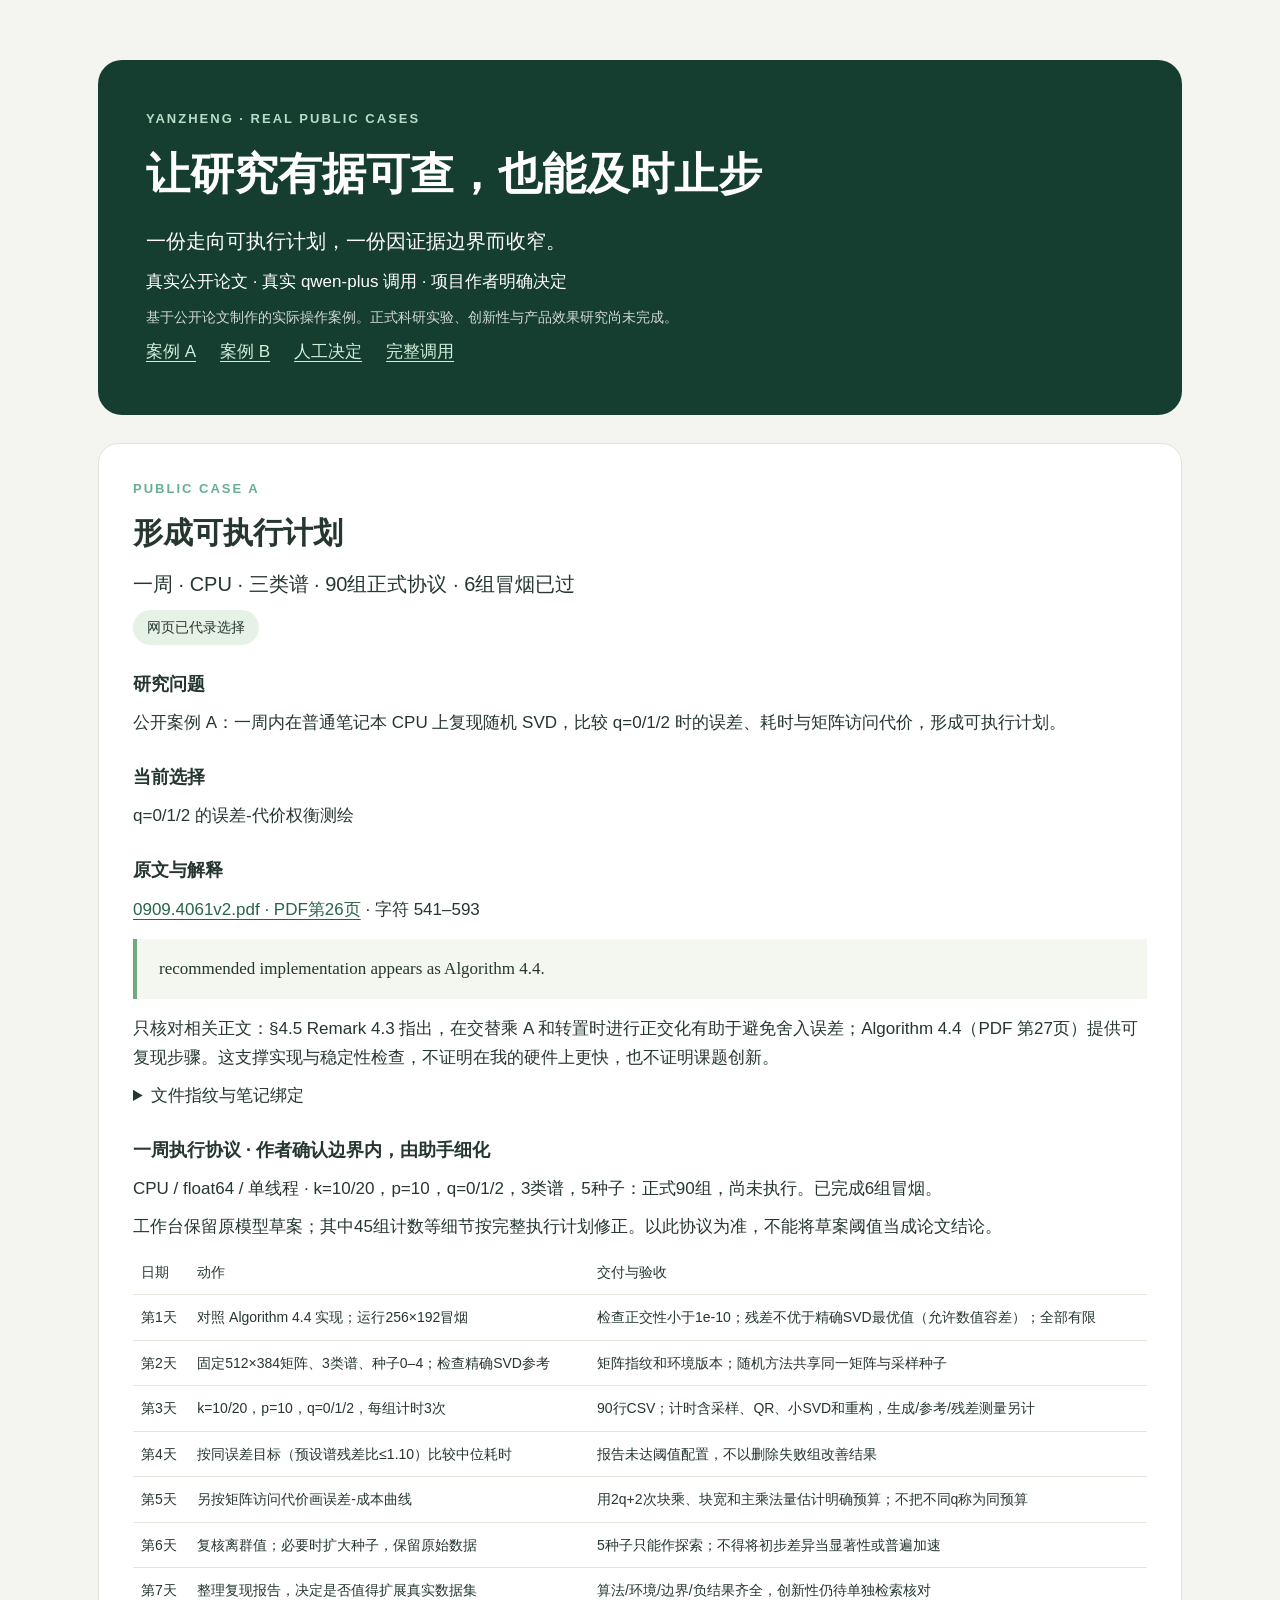
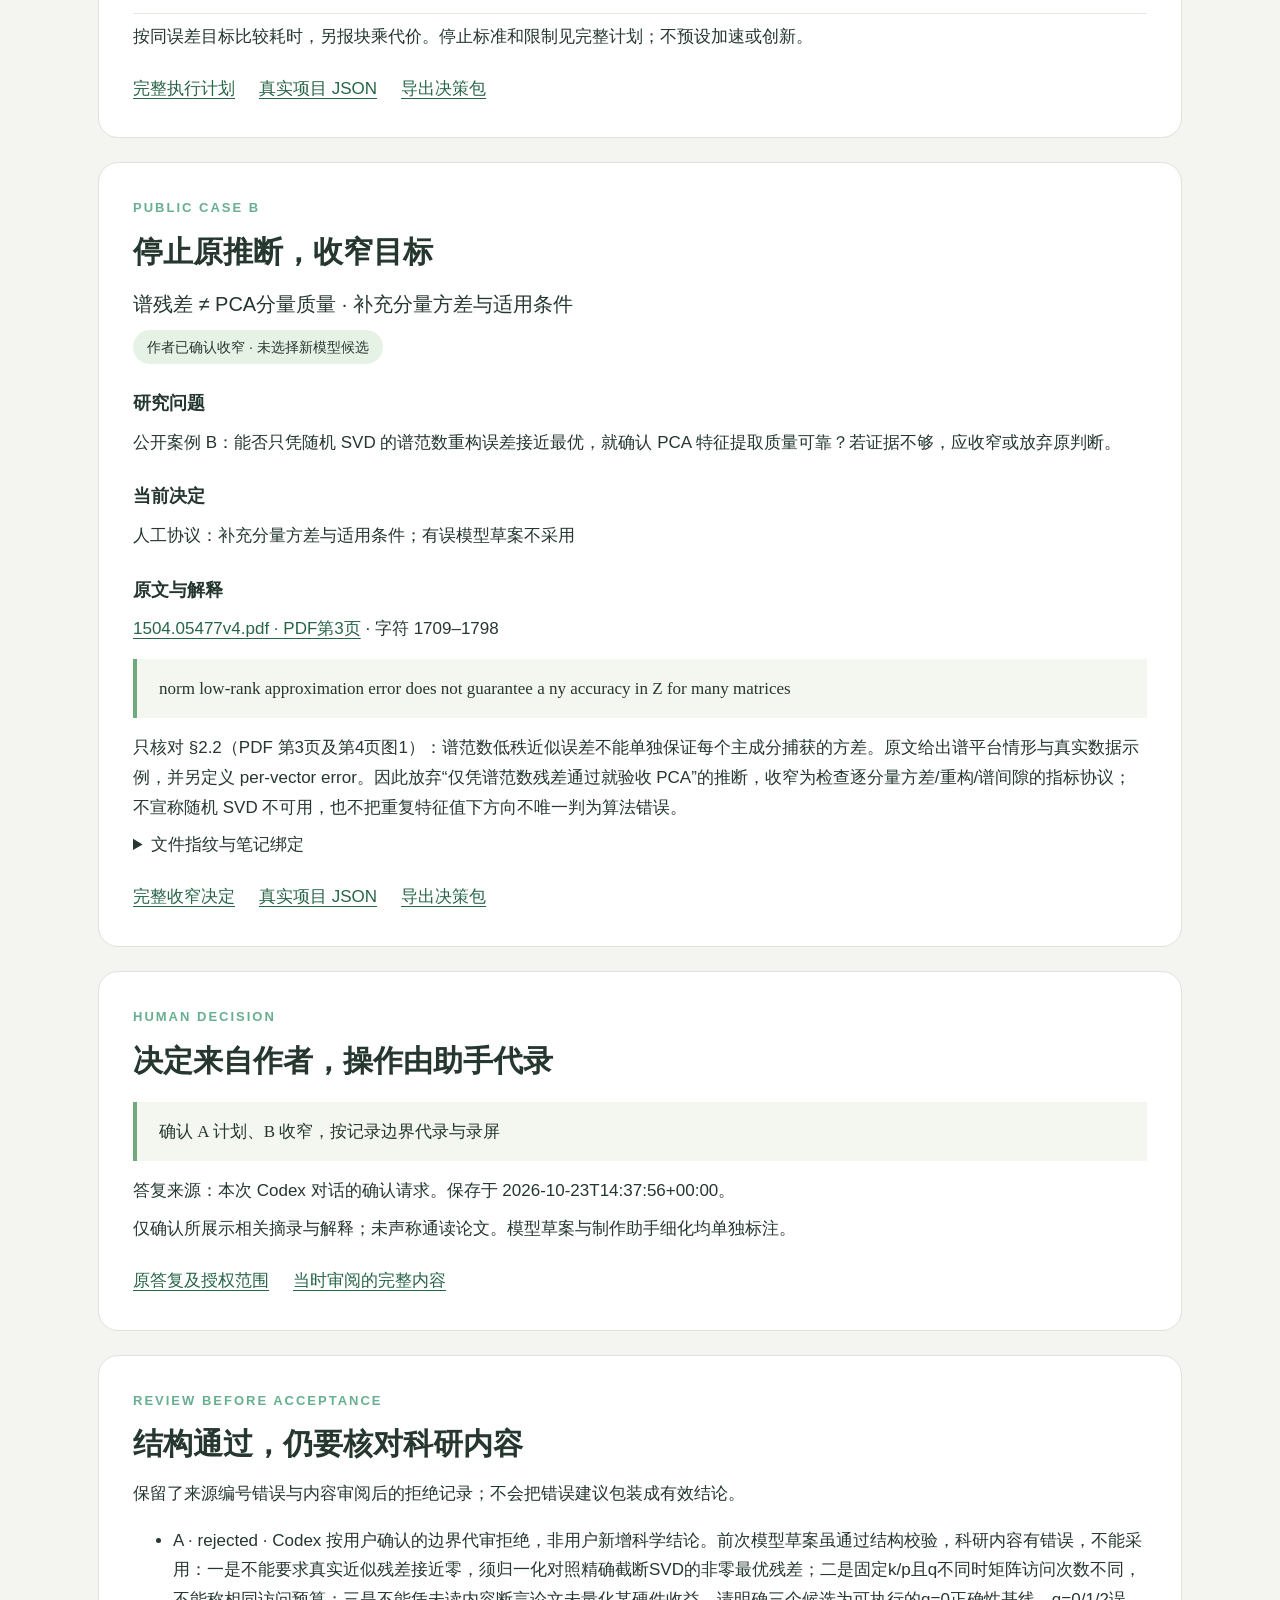
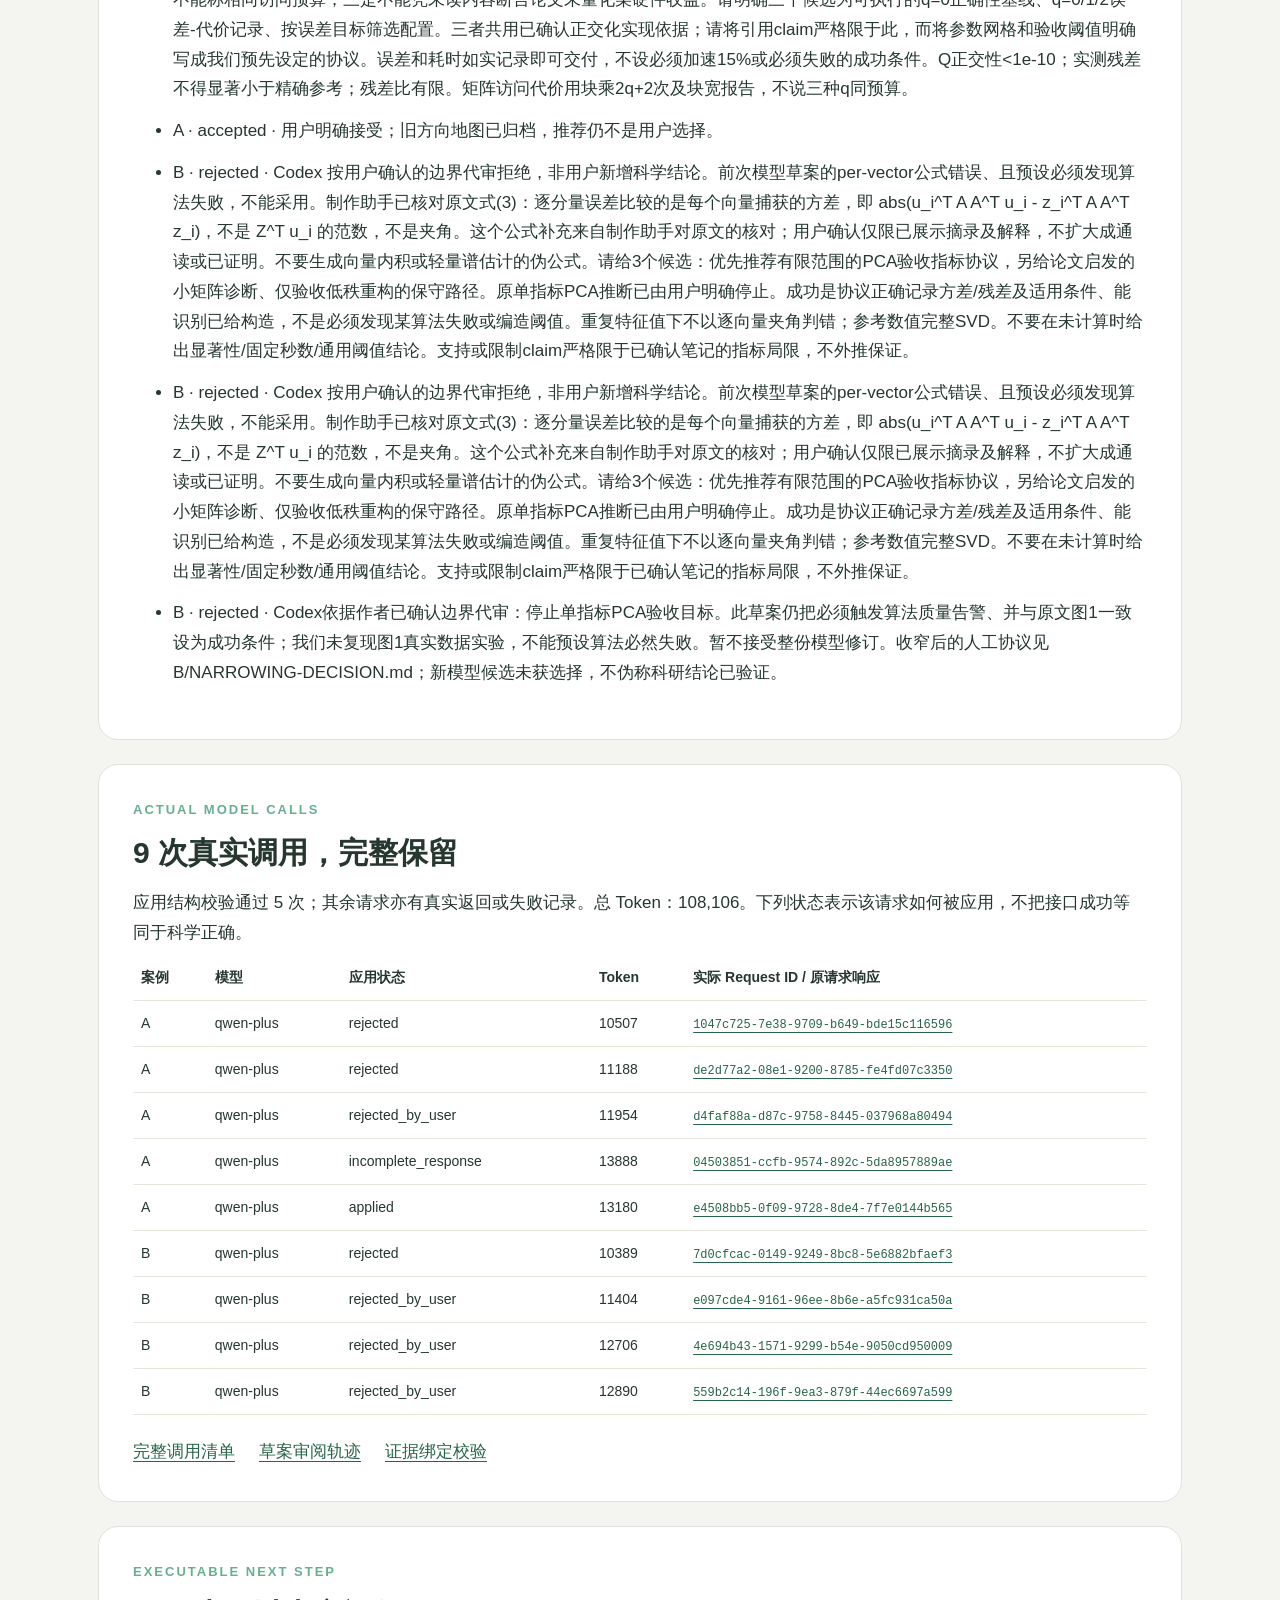
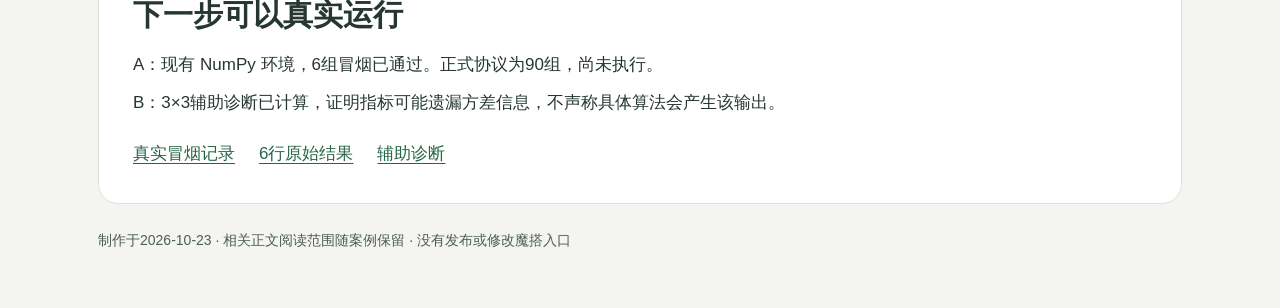
<file: output/public-cases/20261023/index.html>
<!doctype html><html lang="zh-CN"><meta charset="utf-8"><meta name="viewport" content="width=device-width,initial-scale=1"><title>研证｜两份真实公开案例</title><style>
*{box-sizing:border-box}body{margin:0;background:#f4f5f0;color:#25372f;font:17px/1.75 "Microsoft YaHei",sans-serif}main{max-width:1180px;margin:auto;padding:60px 48px}header{padding:48px;background:#153d30;color:#fff;border-radius:24px;margin-bottom:28px}.label{font-size:13px;letter-spacing:2px;color:#68af91;font-weight:700}header .label{color:#b7dcc7}h1{font-size:44px;line-height:1.3;margin:14px 0 22px}h2{font-size:30px;margin:6px 0}h3{font-size:18px;margin:24px 0 6px}p{margin:8px 0}.hero-summary,.lead{font-size:20px}.small{font-size:14px;opacity:.8}.case,.panel{background:#fff;border:1px solid #dce4d9;border-radius:20px;padding:34px;margin:24px 0}.pill{display:inline-block;padding:5px 14px;background:#e7f2e7;border-radius:20px;font-size:14px}a{color:#276548;text-decoration:underline;text-underline-offset:4px}header a{color:#d2eed9}blockquote{margin:15px 0;padding:16px 22px;background:#f4f6f0;border-left:4px solid #70a97e;font:17px/1.6 Georgia,serif}.links{display:flex;gap:24px;flex-wrap:wrap;margin-top:22px}code{overflow-wrap:anywhere;font-size:12px}table{border-collapse:collapse;width:100%;font-size:14px}th,td{text-align:left;border-bottom:1px solid #e3e8dd;padding:10px 8px;vertical-align:top}nav{display:flex;gap:24px}li{margin:12px 0}@media(max-width:700px){main{padding:20px}header,.case,.panel{padding:24px}h1{font-size:32px}table{font-size:12px}}
</style><main><header id="overview"><div class="label">YANZHENG · REAL PUBLIC CASES</div><h1>让研究有据可查，也能及时止步</h1><p class="hero-summary">一份走向可执行计划，一份因证据边界而收窄。</p><p>真实公开论文 · 真实 qwen-plus 调用 · 项目作者明确决定</p><p class="small">基于公开论文制作的实际操作案例。正式科研实验、创新性与产品效果研究尚未完成。</p><nav><a href="#case-A">案例 A</a><a href="#case-B">案例 B</a><a href="#human">人工决定</a><a href="#audit">完整调用</a></nav></header><section id="case-A" class="case"><div class="label">PUBLIC CASE A</div><h2>形成可执行计划</h2><p class="lead">一周 · CPU · 三类谱 · 90组正式协议 · 6组冒烟已过</p><div class="pill">网页已代录选择</div><h3>研究问题</h3><p>公开案例 A：一周内在普通笔记本 CPU 上复现随机 SVD，比较 q=0/1/2 时的误差、耗时与矩阵访问代价，形成可执行计划。</p><h3>当前选择</h3><p>q=0/1/2 的误差-代价权衡测绘</p><h3>原文与解释</h3><p><a href="sources/0909.4061v2.pdf#page=26">0909.4061v2.pdf · PDF第26页</a> · 字符 541–593</p><blockquote>recommended implementation appears as Algorithm 4.4.</blockquote><p>只核对相关正文：§4.5 Remark 4.3 指出，在交替乘 A 和转置时进行正交化有助于避免舍入误差；Algorithm 4.4（PDF 第27页）提供可复现步骤。这支撑实现与稳定性检查，不证明在我的硬件上更快，也不证明课题创新。</p><details><summary>文件指纹与笔记绑定</summary><code>d5d99d95b3d9657de6413f4c26d635238103ef9cf1a28ff1b7fde531cf11f6be</code><p>笔记 92af2814e62d4afcafecb0e7c0d827d8；只确认相关摘录，不表示通读。</p></details><div id="reviewed-plan-A"><h3>一周执行协议 · 作者确认边界内，由助手细化</h3><p>CPU / float64 / 单线程 · k=10/20，p=10，q=0/1/2，3类谱，5种子：正式90组，尚未执行。已完成6组冒烟。</p><p>工作台保留原模型草案；其中45组计数等细节按完整执行计划修正。以此协议为准，不能将草案阈值当成论文结论。</p><table><tr><td>日期</td><td>动作</td><td>交付与验收</td></tr><tr><td>第1天</td><td>对照 Algorithm 4.4 实现；运行256×192冒烟</td><td>检查正交性小于1e-10；残差不优于精确SVD最优值（允许数值容差）；全部有限</td></tr><tr><td>第2天</td><td>固定512×384矩阵、3类谱、种子0–4；检查精确SVD参考</td><td>矩阵指纹和环境版本；随机方法共享同一矩阵与采样种子</td></tr><tr><td>第3天</td><td>k=10/20，p=10，q=0/1/2，每组计时3次</td><td>90行CSV；计时含采样、QR、小SVD和重构，生成/参考/残差测量另计</td></tr><tr><td>第4天</td><td>按同误差目标（预设谱残差比≤1.10）比较中位耗时</td><td>报告未达阈值配置，不以删除失败组改善结果</td></tr><tr><td>第5天</td><td>另按矩阵访问代价画误差-成本曲线</td><td>用2q+2次块乘、块宽和主乘法量估计明确预算；不把不同q称为同预算</td></tr><tr><td>第6天</td><td>复核离群值；必要时扩大种子，保留原始数据</td><td>5种子只能作探索；不得将初步差异当显著性或普遍加速</td></tr><tr><td>第7天</td><td>整理复现报告，决定是否值得扩展真实数据集</td><td>算法/环境/边界/负结果齐全，创新性仍待单独检索核对</td></tr></table><p>按同误差目标比较耗时，另报块乘代价。停止标准和限制见完整计划；不预设加速或创新。</p></div><div class="links"><a href="A/EXECUTION-PLAN.md">完整执行计划</a><a href="A/project.json">真实项目 JSON</a><a href="A/decision-package.md">导出决策包</a></div></section><section id="case-B" class="case"><div class="label">PUBLIC CASE B</div><h2>停止原推断，收窄目标</h2><p class="lead">谱残差 ≠ PCA分量质量 · 补充分量方差与适用条件</p><div class="pill">作者已确认收窄 · 未选择新模型候选</div><h3>研究问题</h3><p>公开案例 B：能否只凭随机 SVD 的谱范数重构误差接近最优，就确认 PCA 特征提取质量可靠？若证据不够，应收窄或放弃原判断。</p><h3>当前决定</h3><p>人工协议：补充分量方差与适用条件；有误模型草案不采用</p><h3>原文与解释</h3><p><a href="sources/1504.05477v4.pdf#page=3">1504.05477v4.pdf · PDF第3页</a> · 字符 1709–1798</p><blockquote>norm low-rank approximation error does not guarantee a ny accuracy in Z for many matrices</blockquote><p>只核对 §2.2（PDF 第3页及第4页图1）：谱范数低秩近似误差不能单独保证每个主成分捕获的方差。原文给出谱平台情形与真实数据示例，并另定义 per-vector error。因此放弃“仅凭谱范数残差通过就验收 PCA”的推断，收窄为检查逐分量方差/重构/谱间隙的指标协议；不宣称随机 SVD 不可用，也不把重复特征值下方向不唯一判为算法错误。</p><details><summary>文件指纹与笔记绑定</summary><code>3a18b5d13eaf2286f4a6d8e4862ba62dc90c686459703869c2e9bab25aa27792</code><p>笔记 73228f29f9cd45b0911bc30504d99c19；只确认相关摘录，不表示通读。</p></details><div class="links"><a href="B/NARROWING-DECISION.md">完整收窄决定</a><a href="B/project.json">真实项目 JSON</a><a href="B/decision-package.md">导出决策包</a></div></section>
<section id="human" class="panel"><div class="label">HUMAN DECISION</div><h2>决定来自作者，操作由助手代录</h2><blockquote>确认 A 计划、B 收窄，按记录边界代录与录屏</blockquote><p>答复来源：本次 Codex 对话的确认请求。保存于 2026-10-23T14:37:56+00:00。</p><p>仅确认所展示相关摘录与解释；未声称通读论文。模型草案与制作助手细化均单独标注。</p><div class="links"><a href="human-confirmation.json">原答复及授权范围</a><a href="HUMAN-REVIEW.md">当时审阅的完整内容</a></div></section>
<section id="review" class="panel"><div class="label">REVIEW BEFORE ACCEPTANCE</div><h2>结构通过，仍要核对科研内容</h2><p>保留了来源编号错误与内容审阅后的拒绝记录；不会把错误建议包装成有效结论。</p><ul><li>A · rejected · Codex 按用户确认的边界代审拒绝，非用户新增科学结论。前次模型草案虽通过结构校验，科研内容有错误，不能采用：一是不能要求真实近似残差接近零，须归一化对照精确截断SVD的非零最优残差；二是固定k/p且q不同时矩阵访问次数不同，不能称相同访问预算；三是不能凭未读内容断言论文未量化某硬件收益。请明确三个候选为可执行的q=0正确性基线、q=0/1/2误差-代价记录、按误差目标筛选配置。三者共用已确认正交化实现依据；请将引用claim严格限于此，而将参数网格和验收阈值明确写成我们预先设定的协议。误差和耗时如实记录即可交付，不设必须加速15%或必须失败的成功条件。Q正交性&lt;1e-10；实测残差不得显著小于精确参考；残差比有限。矩阵访问代价用块乘2q+2次及块宽报告，不说三种q同预算。</li><li>A · accepted · 用户明确接受；旧方向地图已归档，推荐仍不是用户选择。</li><li>B · rejected · Codex 按用户确认的边界代审拒绝，非用户新增科学结论。前次模型草案的per-vector公式错误、且预设必须发现算法失败，不能采用。制作助手已核对原文式(3)：逐分量误差比较的是每个向量捕获的方差，即 abs(u_i^T A A^T u_i - z_i^T A A^T z_i)，不是 Z^T u_i 的范数，不是夹角。这个公式补充来自制作助手对原文的核对；用户确认仅限已展示摘录及解释，不扩大成通读或已证明。不要生成向量内积或轻量谱估计的伪公式。请给3个候选：优先推荐有限范围的PCA验收指标协议，另给论文启发的小矩阵诊断、仅验收低秩重构的保守路径。原单指标PCA推断已由用户明确停止。成功是协议正确记录方差/残差及适用条件、能识别已给构造，不是必须发现某算法失败或编造阈值。重复特征值下不以逐向量夹角判错；参考数值完整SVD。不要在未计算时给出显著性/固定秒数/通用阈值结论。支持或限制claim严格限于已确认笔记的指标局限，不外推保证。</li><li>B · rejected · Codex 按用户确认的边界代审拒绝，非用户新增科学结论。前次模型草案的per-vector公式错误、且预设必须发现算法失败，不能采用。制作助手已核对原文式(3)：逐分量误差比较的是每个向量捕获的方差，即 abs(u_i^T A A^T u_i - z_i^T A A^T z_i)，不是 Z^T u_i 的范数，不是夹角。这个公式补充来自制作助手对原文的核对；用户确认仅限已展示摘录及解释，不扩大成通读或已证明。不要生成向量内积或轻量谱估计的伪公式。请给3个候选：优先推荐有限范围的PCA验收指标协议，另给论文启发的小矩阵诊断、仅验收低秩重构的保守路径。原单指标PCA推断已由用户明确停止。成功是协议正确记录方差/残差及适用条件、能识别已给构造，不是必须发现某算法失败或编造阈值。重复特征值下不以逐向量夹角判错；参考数值完整SVD。不要在未计算时给出显著性/固定秒数/通用阈值结论。支持或限制claim严格限于已确认笔记的指标局限，不外推保证。</li><li>B · rejected · Codex依据作者已确认边界代审：停止单指标PCA验收目标。此草案仍把必须触发算法质量告警、并与原文图1一致设为成功条件；我们未复现图1真实数据实验，不能预设算法必然失败。暂不接受整份模型修订。收窄后的人工协议见B/NARROWING-DECISION.md；新模型候选未获选择，不伪称科研结论已验证。</li></ul></section>
<section id="audit" class="panel"><div class="label">ACTUAL MODEL CALLS</div><h2>9 次真实调用，完整保留</h2><p>应用结构校验通过 5 次；其余请求亦有真实返回或失败记录。总 Token：108,106。下列状态表示该请求如何被应用，不把接口成功等同于科学正确。</p><table><thead><tr><th>案例</th><th>模型</th><th>应用状态</th><th>Token</th><th>实际 Request ID / 原请求响应</th></tr></thead><tbody><tr><td>A</td><td>qwen-plus</td><td>rejected</td><td>10507</td><td><a href="model-audit/674af9d1a07e4b4f9441bc203996f34a.json"><code>1047c725-7e38-9709-b649-bde15c116596</code></a></td></tr><tr><td>A</td><td>qwen-plus</td><td>rejected</td><td>11188</td><td><a href="model-audit/d0218adcd4d84171bff0bdb184e22fed.json"><code>de2d77a2-08e1-9200-8785-fe4fd07c3350</code></a></td></tr><tr><td>A</td><td>qwen-plus</td><td>rejected_by_user</td><td>11954</td><td><a href="model-audit/81ce35aca21c4ffdac4c1ce2629d026a.json"><code>d4faf88a-d87c-9758-8445-037968a80494</code></a></td></tr><tr><td>A</td><td>qwen-plus</td><td>incomplete_response</td><td>13888</td><td><a href="model-audit/a1d991bcde694daaa8c27f390113640d.json"><code>04503851-ccfb-9574-892c-5da8957889ae</code></a></td></tr><tr><td>A</td><td>qwen-plus</td><td>applied</td><td>13180</td><td><a href="model-audit/b0dd5692a594407cae7c44ab46fcfff1.json"><code>e4508bb5-0f09-9728-8de4-7f7e0144b565</code></a></td></tr><tr><td>B</td><td>qwen-plus</td><td>rejected</td><td>10389</td><td><a href="model-audit/f53b9a813d724ac5a07312f83fbe3a60.json"><code>7d0cfcac-0149-9249-8bc8-5e6882bfaef3</code></a></td></tr><tr><td>B</td><td>qwen-plus</td><td>rejected_by_user</td><td>11404</td><td><a href="model-audit/66cc9b36abdc4ae4aec4180ee986fc84.json"><code>e097cde4-9161-96ee-8b6e-a5fc931ca50a</code></a></td></tr><tr><td>B</td><td>qwen-plus</td><td>rejected_by_user</td><td>12706</td><td><a href="model-audit/df73ab17716b4965a23de9605966e807.json"><code>4e694b43-1571-9299-b54e-9050cd950009</code></a></td></tr><tr><td>B</td><td>qwen-plus</td><td>rejected_by_user</td><td>12890</td><td><a href="model-audit/593845fecb5840058a24d1a1293efeb1.json"><code>559b2c14-196f-9ea3-879f-44ec6697a599</code></a></td></tr></tbody></table><div class="links"><a href="model-calls.json">完整调用清单</a><a href="proposal-reviews.json">草案审阅轨迹</a><a href="validation.json">证据绑定校验</a></div></section>
<section id="execution" class="panel"><div class="label">EXECUTABLE NEXT STEP</div><h2>下一步可以真实运行</h2><p>A：现有 NumPy 环境，6组冒烟已通过。正式协议为90组，尚未执行。</p><p>B：3×3辅助诊断已计算，证明指标可能遗漏方差信息，不声称具体算法会产生该输出。</p><div class="links"><a href="smoke/run.json">真实冒烟记录</a><a href="smoke/results.csv">6行原始结果</a><a href="smoke/B-diagnostic.json">辅助诊断</a></div></section><footer class="small">制作于2026-10-23 · 相关正文阅读范围随案例保留 · 没有发布或修改魔搭入口</footer></main></html>
</file>
